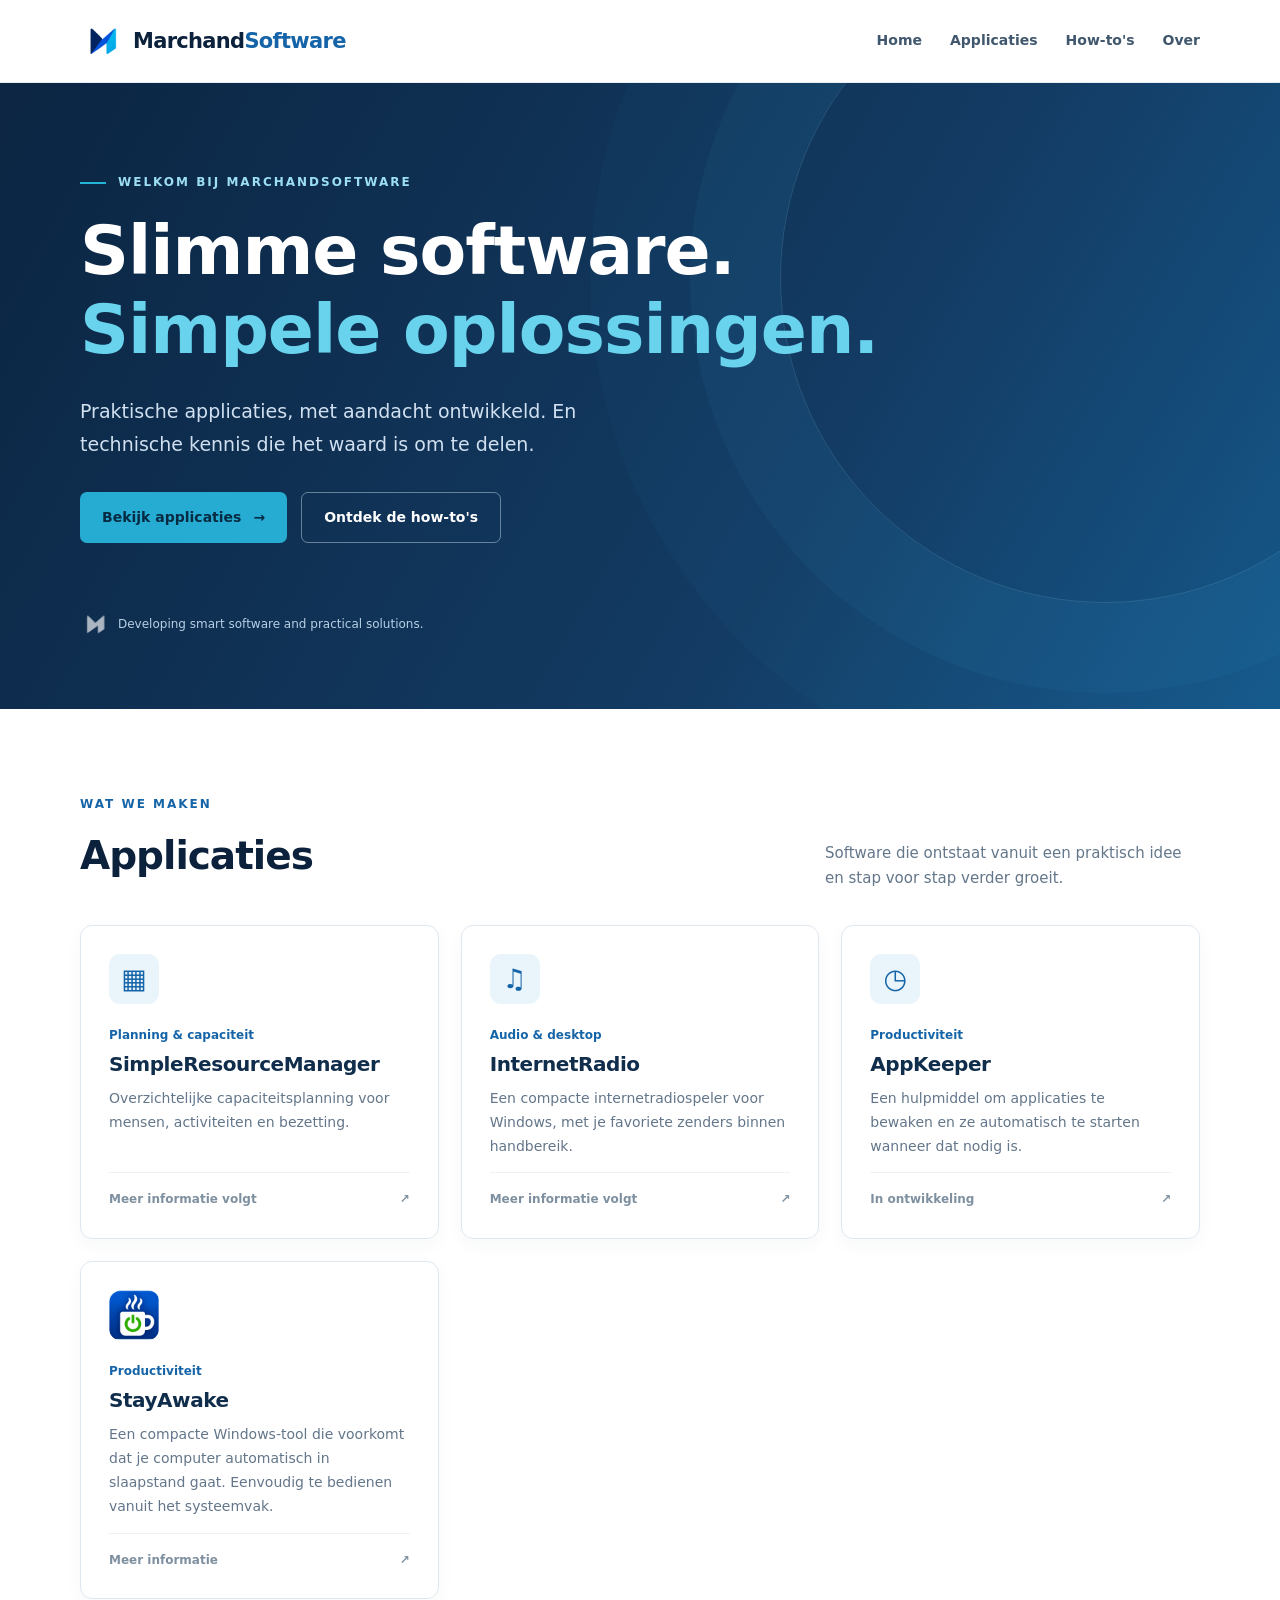
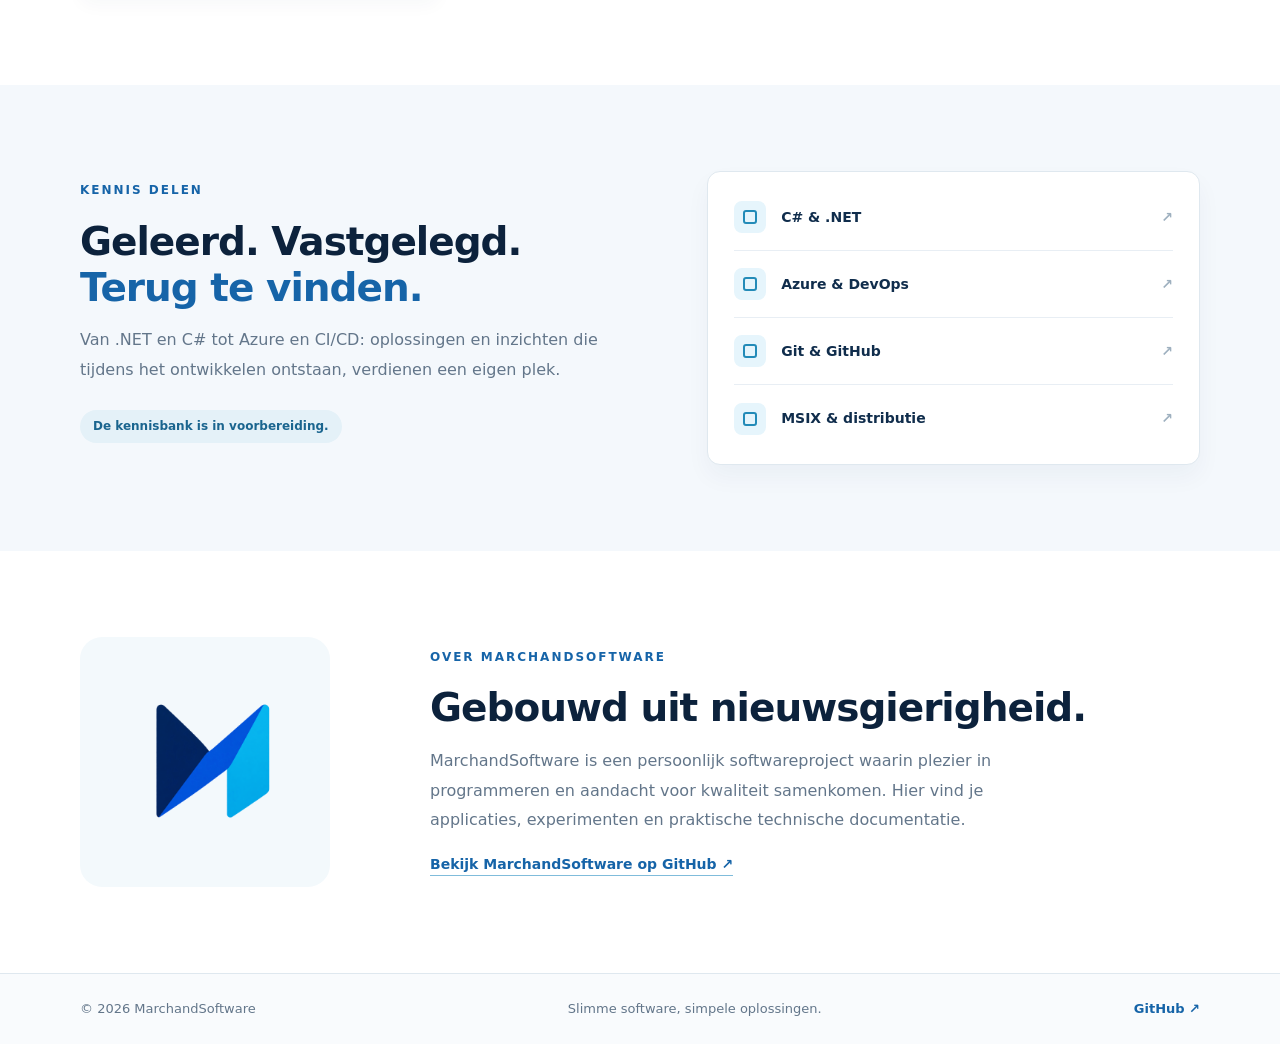
<file: index.html>
<!doctype html>
<html lang="nl">
<head>
  <meta charset="utf-8">
  <meta name="viewport" content="width=device-width, initial-scale=1">
  <meta name="description" content="MarchandSoftware ontwikkelt slimme software en praktische oplossingen. Ontdek onze applicaties en technische how-to's.">
  <meta name="theme-color" content="#102d4c">
  <title>MarchandSoftware | Slimme software, simpele oplossingen</title>
  <link rel="icon" type="image/png" href="images/MarchandSoftware_Icon.png">
  <link rel="stylesheet" href="css/site.css">
</head>
<body>
  <a class="skip-link" href="#inhoud">Direct naar inhoud</a>

  <header class="site-header">
    <div class="container header-inner">
      <a class="brand" href="#home" aria-label="MarchandSoftware — naar boven">
        <img src="images/MarchandSoftware_Icon.png" alt="" width="43" height="43">
        <span>Marchand<span class="brand-accent">Software</span></span>
      </a>
      <nav aria-label="Hoofdnavigatie" class="main-nav">
        <a href="#home">Home</a>
        <a href="#applicaties">Applicaties</a>
        <a href="#howtos">How-to's</a>
        <a href="#over">Over</a>
      </nav>
    </div>
  </header>

  <main id="inhoud">
    <section class="hero" id="home" aria-labelledby="hero-title">
      <div class="hero-glow" aria-hidden="true"></div>
      <div class="container hero-content">
        <p class="eyebrow"><span class="eyebrow-line"></span> WELKOM BIJ MARCHANDSOFTWARE</p>
        <h1 id="hero-title">Slimme software.<br><span>Simpele oplossingen.</span></h1>
        <p class="hero-lead">Praktische applicaties, met aandacht ontwikkeld. En technische kennis die het waard is om te delen.</p>
        <div class="hero-actions">
          <a class="button button-primary" href="#applicaties">Bekijk applicaties <span aria-hidden="true">→</span></a>
          <a class="button button-secondary" href="#howtos">Ontdek de how-to's</a>
        </div>
        <div class="hero-signature">
          <img src="images/MarchandSoftware_Icon.png" alt="" width="38" height="38">
          <span>Developing smart software and practical solutions.</span>
        </div>
      </div>
    </section>

    <section class="section" id="applicaties" aria-labelledby="apps-title">
      <div class="container">
        <div class="section-heading">
          <div><p class="eyebrow">WAT WE MAKEN</p><h2 id="apps-title">Applicaties</h2></div>
          <p>Software die ontstaat vanuit een praktisch idee en stap voor stap verder groeit.</p>
        </div>
        <div class="card-grid">
            <article class="card">
                <div class="card-icon" aria-hidden="true">▦</div>
                <span class="card-tag">Planning & capaciteit</span>
                <h3>SimpleResourceManager</h3>
                <p>Overzichtelijke capaciteitsplanning voor mensen, activiteiten en bezetting.</p>
                <span class="card-footer">Meer informatie volgt <span aria-hidden="true">↗</span></span>
            </article>
            <article class="card">
                <div class="card-icon" aria-hidden="true">♫</div>
                <span class="card-tag">Audio & desktop</span>
                <h3>InternetRadio</h3>
                <p>Een compacte internetradiospeler voor Windows, met je favoriete zenders binnen handbereik.</p>
                <span class="card-footer">Meer informatie volgt <span aria-hidden="true">↗</span></span>
            </article>
            <article class="card">
                <div class="card-icon" aria-hidden="true">◷</div>
                <span class="card-tag">Productiviteit</span>
                <h3>AppKeeper</h3>
                <p>Een hulpmiddel om applicaties te bewaken en ze automatisch te starten wanneer dat nodig is.</p>
                <span class="card-footer">In ontwikkeling <span aria-hidden="true">↗</span></span>
            </article>
            <article class="card">
                <div class="card-icon">
                    <img src="images/StayAwake.png" alt="StayAwake logo">
                </div>
                <span class="card-tag">Productiviteit</span>
                <h3>StayAwake</h3>
                <p>
                    Een compacte Windows-tool die voorkomt dat je computer
                    automatisch in slaapstand gaat. Eenvoudig te bedienen
                    vanuit het systeemvak.
                </p>
                <a class="card-footer" href="apps/stayawake.html">
                    Meer informatie <span aria-hidden="true">↗</span>
                </a>
            </article>
        </div>
      </div>
    </section>

    <section class="section section-tinted" id="howtos" aria-labelledby="howtos-title">
      <div class="container knowledge-grid">
        <div>
          <p class="eyebrow">KENNIS DELEN</p>
          <h2 id="howtos-title">Geleerd. Vastgelegd.<br><span>Terug te vinden.</span></h2>
          <p class="section-copy">Van .NET en C# tot Azure en CI/CD: oplossingen en inzichten die tijdens het ontwikkelen ontstaan, verdienen een eigen plek.</p>
          <p class="soft-note">De kennisbank is in voorbereiding.</p>
        </div>
        <div class="topic-panel" aria-label="Onderwerpen voor de kennisbank">
          <div class="topic"><span class="topic-dot"></span><span>C# &amp; .NET</span><span aria-hidden="true">↗</span></div>
          <div class="topic"><span class="topic-dot"></span><span>Azure &amp; DevOps</span><span aria-hidden="true">↗</span></div>
          <div class="topic"><span class="topic-dot"></span><span>Git &amp; GitHub</span><span aria-hidden="true">↗</span></div>
          <div class="topic"><span class="topic-dot"></span><span>MSIX &amp; distributie</span><span aria-hidden="true">↗</span></div>
        </div>
      </div>
    </section>

    <section class="section" id="over" aria-labelledby="about-title">
      <div class="container about-grid">
        <div class="about-mark"><img src="images/MarchandSoftware_Icon.png" alt="Gestileerde M, het logo van MarchandSoftware"></div>
        <div>
          <p class="eyebrow">OVER MARCHANDSOFTWARE</p>
          <h2 id="about-title">Gebouwd uit nieuwsgierigheid.</h2>
          <p class="section-copy">MarchandSoftware is een persoonlijk softwareproject waarin plezier in programmeren en aandacht voor kwaliteit samenkomen. Hier vind je applicaties, experimenten en praktische technische documentatie.</p>
          <a class="text-link" href="https://github.com/MarchandSoftware" rel="noopener noreferrer">Bekijk MarchandSoftware op GitHub <span aria-hidden="true">↗</span></a>
        </div>
      </div>
    </section>
  </main>

  <footer class="site-footer">
    <div class="container footer-inner">
      <span>© 2026 MarchandSoftware</span>
      <span>Slimme software, simpele oplossingen.</span>
      <a href="https://github.com/MarchandSoftware" rel="noopener noreferrer">GitHub ↗</a>
    </div>
  </footer>
</body>
</html>
</file>
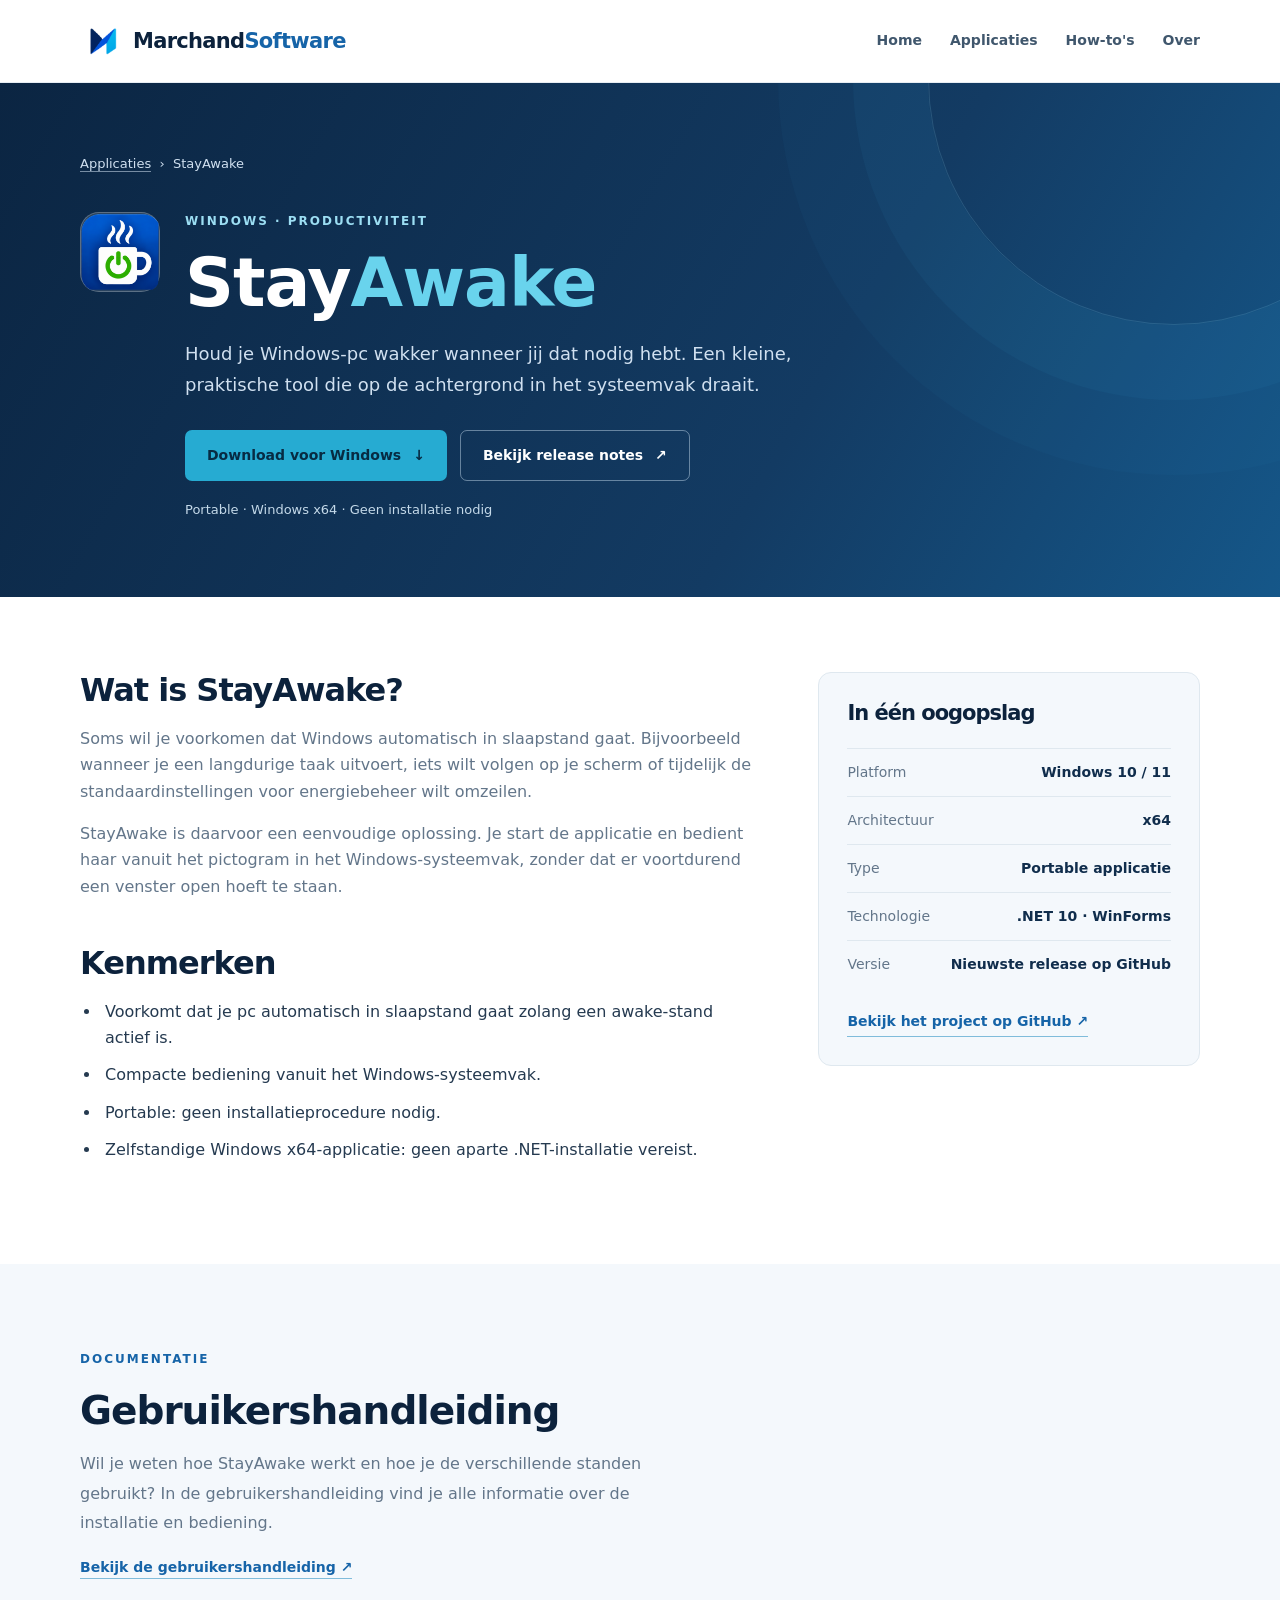
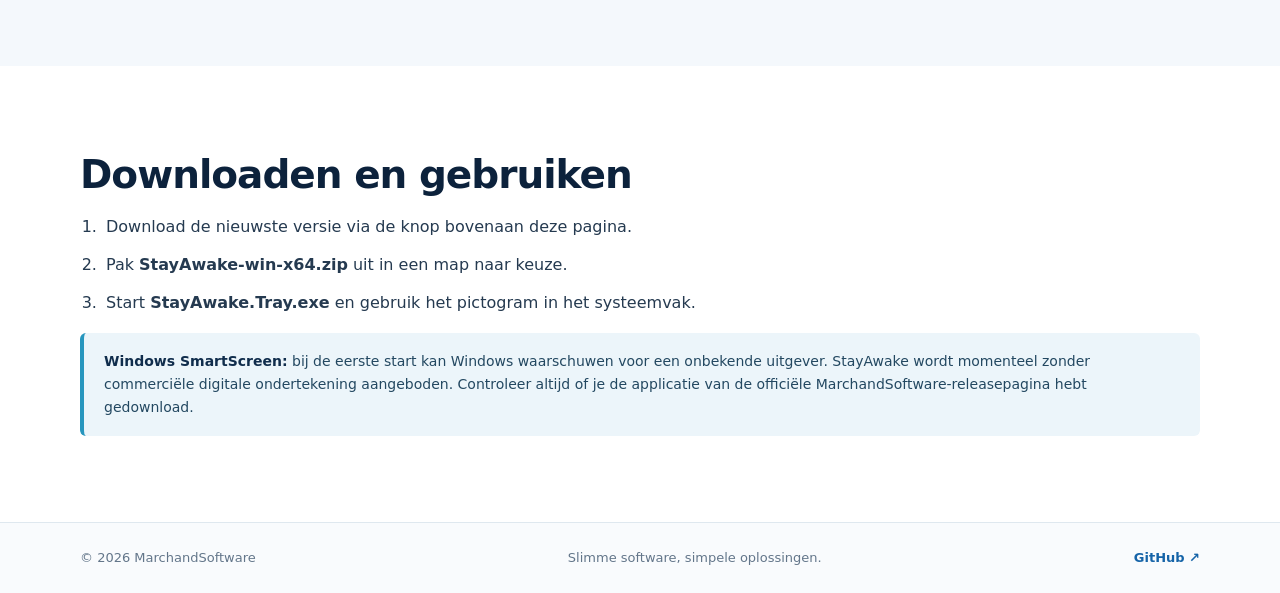
<file: apps/stayawake.html>
<!doctype html>
<html lang="nl">
<head>
  <meta charset="utf-8">
  <meta name="viewport" content="width=device-width, initial-scale=1">
  <meta name="description" content="StayAwake is een lichte, portable Windows-tool die voorkomt dat je pc ongewenst in slaapstand gaat. Download de nieuwste versie van MarchandSoftware.">
  <meta name="theme-color" content="#102d4c">
  <title>StayAwake | MarchandSoftware</title>
  <link rel="icon" type="image/png" href="../images/MarchandSoftware_Icon.png">
  <link rel="stylesheet" href="../css/site.css">
</head>
<body>
  <a class="skip-link" href="#inhoud">Direct naar inhoud</a>

  <header class="site-header">
    <div class="container header-inner">
      <a class="brand" href="../index.html#home" aria-label="MarchandSoftware — naar home">
        <img src="../images/MarchandSoftware_Icon.png" alt="" width="43" height="43">
        <span>Marchand<span class="brand-accent">Software</span></span>
      </a>
      <nav aria-label="Hoofdnavigatie" class="main-nav">
        <a href="../index.html#home">Home</a>
        <a href="../index.html#applicaties" aria-current="page">Applicaties</a>
        <a href="../index.html#howtos">How-to's</a>
        <a href="../index.html#over">Over</a>
      </nav>
    </div>
  </header>

  <main id="inhoud">
    <section class="app-hero" aria-labelledby="app-title">
      <div class="container app-hero-inner">
        <div class="breadcrumbs"><a href="../index.html#applicaties">Applicaties</a> &nbsp;›&nbsp; StayAwake</div>
        <div class="app-heading">
          <div class="app-symbol">
            <img src="../images/StayAwake.png" alt="StayAwake-logo">
          </div>
          <div>
            <p class="eyebrow">WINDOWS · PRODUCTIVITEIT</p>
            <h1 id="app-title">Stay<span>Awake</span></h1>
            <p class="app-description">Houd je Windows-pc wakker wanneer jij dat nodig hebt. Een kleine, praktische tool die op de achtergrond in het systeemvak draait.</p>
            <div class="app-actions">
              <a class="button button-primary" href="https://github.com/MarchandSoftware/StayAwake/releases/latest/download/StayAwake-win-x64.zip">Download voor Windows <span aria-hidden="true">↓</span></a>
              <a class="button button-secondary" href="https://github.com/MarchandSoftware/StayAwake/releases/latest" rel="noopener noreferrer">Bekijk release notes <span aria-hidden="true">↗</span></a>
            </div>
            <p class="app-note">Portable · Windows x64 · Geen installatie nodig</p>
          </div>
        </div>
      </div>
    </section>

    <!-- Eerste inhoudsblok: tekst en informatiepaneel naast elkaar. -->
    <div class="container app-main">
      <div class="app-layout">
        <div>
          <section class="app-section" aria-labelledby="about-app">
            <h2 id="about-app">Wat is StayAwake?</h2>
            <p>Soms wil je voorkomen dat Windows automatisch in slaapstand gaat. Bijvoorbeeld wanneer je een langdurige taak uitvoert, iets wilt volgen op je scherm of tijdelijk de standaardinstellingen voor energiebeheer wilt omzeilen.</p>
            <p>StayAwake is daarvoor een eenvoudige oplossing. Je start de applicatie en bedient haar vanuit het pictogram in het Windows-systeemvak, zonder dat er voortdurend een venster open hoeft te staan.</p>
          </section>

          <section class="app-section" aria-labelledby="features">
            <h2 id="features">Kenmerken</h2>
            <ul class="feature-list">
              <li>Voorkomt dat je pc automatisch in slaapstand gaat zolang een awake-stand actief is.</li>
              <li>Compacte bediening vanuit het Windows-systeemvak.</li>
              <li>Portable: geen installatieprocedure nodig.</li>
              <li>Zelfstandige Windows x64-applicatie: geen aparte .NET-installatie vereist.</li>
            </ul>
          </section>
        </div>

        <aside class="detail-panel" aria-labelledby="details">
          <h2 id="details">In één oogopslag</h2>
          <div class="detail-row"><span>Platform</span><strong>Windows 10 / 11</strong></div>
          <div class="detail-row"><span>Architectuur</span><strong>x64</strong></div>
          <div class="detail-row"><span>Type</span><strong>Portable applicatie</strong></div>
          <div class="detail-row"><span>Technologie</span><strong>.NET 10 · WinForms</strong></div>
          <div class="detail-row"><span>Versie</span><strong>Nieuwste release op GitHub</strong></div>
          <a class="text-link" href="https://github.com/MarchandSoftware/StayAwake" rel="noopener noreferrer">Bekijk het project op GitHub <span aria-hidden="true">↗</span></a>
        </aside>
      </div>
    </div>

    <!-- Eigen sectie over de volledige breedte, buiten .app-layout. -->
    <section class="section section-tinted" id="handleiding" aria-labelledby="handleiding-title">
        <div class="container">
            <p class="eyebrow">DOCUMENTATIE</p>
            <h2 id="handleiding-title">Gebruikershandleiding</h2>

            <p class="section-copy">
                Wil je weten hoe StayAwake werkt en hoe je de verschillende
                standen gebruikt? In de gebruikershandleiding vind je alle
                informatie over de installatie en bediening.
            </p>

            <a class="text-link" href="../manuals/stayawake/">
                Bekijk de gebruikershandleiding
                <span aria-hidden="true">↗</span>
            </a>
        </div>
    </section>

    <!-- Downloadinstructies in een eigen, reguliere sectie. -->
    <section class="section" aria-labelledby="install">
      <div class="container">
        <h2 id="install">Downloaden en gebruiken</h2>
        <ol class="install-steps">
          <li>Download de nieuwste versie via de knop bovenaan deze pagina.</li>
          <li>Pak <strong>StayAwake-win-x64.zip</strong> uit in een map naar keuze.</li>
          <li>Start <strong>StayAwake.Tray.exe</strong> en gebruik het pictogram in het systeemvak.</li>
        </ol>
        <div class="notice"><strong>Windows SmartScreen:</strong> bij de eerste start kan Windows waarschuwen voor een onbekende uitgever. StayAwake wordt momenteel zonder commerciële digitale ondertekening aangeboden. Controleer altijd of je de applicatie van de officiële MarchandSoftware-releasepagina hebt gedownload.</div>
      </div>
    </section>
  </main>

  <footer class="site-footer">
    <div class="container footer-inner">
      <span>© 2026 MarchandSoftware</span>
      <span>Slimme software, simpele oplossingen.</span>
      <a href="https://github.com/MarchandSoftware" rel="noopener noreferrer">GitHub ↗</a>
    </div>
  </footer>
</body>
</html>
</file>
<file: css/site.css>
:root {
  color-scheme: light;
  --navy: #102d4c;
  --navy-deep: #0c223c;
  --blue: #1664a8;
  --cyan: #24b4d6;
  --text: #253a50;
  --muted: #63768a;
  --border: #dfe8ef;
  --background: #fff;
  --light: #f4f8fc;
}
* { box-sizing: border-box; }
html { scroll-behavior: smooth; scroll-padding-top: 90px; }
body { margin: 0; font-family: system-ui, -apple-system, 'Segoe UI', Arial, sans-serif; color: var(--text); background: var(--background); line-height: 1.65; }
a { color: inherit; }
a.card-footer { text-decoration: none; }
a.card-footer:hover { color: var(--blue); }
a:focus-visible { outline: 3px solid var(--cyan); outline-offset: 5px; }
img { max-width: 100%; display: block; }
.container { width: min(1120px, calc(100% - 48px)); margin-inline: auto; }
.skip-link { position: absolute; z-index: 99; top: -70px; left: 16px; padding: 9px 16px; background: #fff; color: var(--navy); }
.skip-link:focus { top: 10px; }
.site-header { background: #fff; border-bottom: 1px solid #e7edf3; position: sticky; z-index: 10; top: 0; }
.header-inner { min-height: 82px; display: flex; align-items: center; justify-content: space-between; gap: 24px; }
.brand { display: flex; align-items: center; gap: 10px; text-decoration: none; color: var(--navy-deep); font-size: 21px; font-weight: 750; letter-spacing: -.7px; white-space: nowrap; }
.brand img { object-fit: contain; }
.brand-accent { color: var(--blue); }
.main-nav { display: flex; flex-wrap: wrap; gap: 28px; }
.main-nav a { text-decoration: none; font-size: 14px; font-weight: 600; color: #40576d; transition: color .2s; }
.main-nav a:hover { color: var(--blue); }
.hero { min-height: 548px; position: relative; isolation: isolate; overflow: hidden; background: linear-gradient(120deg, #0b2542 0%, #133b63 63%, #155789 100%); color: white; }
.hero-glow { position: absolute; z-index: -1; width: 650px; height: 650px; border: 1px solid rgba(141,211,239,.18); border-radius: 50%; right: -150px; top: -130px; box-shadow: 0 0 0 90px rgba(58,162,215,.06), 0 0 0 190px rgba(58,162,215,.035); }
.hero-content { padding-top: 90px; padding-bottom: 70px; }
.eyebrow { font-size: 12px; font-weight: 750; letter-spacing: 2px; color: var(--blue); text-transform: uppercase; margin: 0 0 18px; }
.hero .eyebrow { color: #9cdef3; display: flex; align-items: center; gap: 12px; }
.eyebrow-line { width: 26px; height: 2px; background: var(--cyan); }
h1, h2, h3, p { margin-top: 0; }
h1, h2, h3 { line-height: 1.17; letter-spacing: -1px; }
h1 { font-size: clamp(42px, 5.8vw, 68px); margin-bottom: 25px; font-weight: 760; }
h1 span { color: #69d3ed; }
.hero-lead { font-size: clamp(16px, 2.1vw, 19px); max-width: 590px; color: #d0e0f0; line-height: 1.75; }
.hero-actions { display: flex; flex-wrap: wrap; gap: 14px; margin-top: 31px; }
.button { text-decoration: none; font-size: 14px; font-weight: 700; padding: 13px 22px; border-radius: 7px; display: inline-flex; align-items: center; justify-content: center; gap: 12px; transition: transform .2s, background-color .2s; }
.button:hover { transform: translateY(-2px); }
.button-primary { background: #26abd2; color: #072b43; }
.button-primary:hover { background: #79d7ed; }
.button-secondary { border: 1px solid rgba(221,241,255,.42); color: white; }
.button-secondary:hover { background: rgba(255,255,255,.1); }
.hero-signature { display: flex; align-items: center; gap: 9px; color: #b7d0e6; font-size: 12px; margin-top: 67px; }
.hero-signature img { filter: brightness(0) invert(1); opacity: .65; width: 29px; height: 29px; }
.section { padding-block: 86px; }
.section h2 { color: var(--navy-deep); font-size: clamp(29px, 4vw, 39px); margin-bottom: 15px; }
.section-heading { display: flex; align-items: end; justify-content: space-between; gap: 25px; margin-bottom: 31px; }
.section-heading > p { max-width: 375px; margin-bottom: 3px; color: var(--muted); font-size: 15px; }
.card-grid { display: grid; grid-template-columns: repeat(3, 1fr); gap: 22px; }
.card { border: 1px solid var(--border); border-radius: 12px; padding: 28px; display: flex; flex-direction: column; min-height: 300px; box-shadow: 0 6px 18px rgba(15,44,75,.035); }
.card-icon { width: 50px; height: 50px; background: #e9f5fb; color: var(--blue); display: grid; place-items: center; border-radius: 11px; font-size: 27px; margin-bottom: 22px; }
.card-icon img { width: 100%; height: 100%; object-fit: contain; border-radius: 11px; }
.card-tag { color: var(--blue); font-size: 12px; font-weight: 700; margin-bottom: 7px; }
.card h3 { font-size: 20px; letter-spacing: -.45px; color: var(--navy); margin-bottom: 11px; }
.card p { color: var(--muted); font-size: 14px; line-height: 1.7; }
.card-footer { margin-top: auto; padding-top: 17px; border-top: 1px solid #edf1f5; font-size: 12px; font-weight: 650; color: #7e90a0; display: flex; justify-content: space-between; }
.section-tinted { background: var(--light); }
.knowledge-grid { display: grid; grid-template-columns: 1.1fr 1fr; gap: 85px; align-items: center; }
.knowledge-grid h2 span { color: var(--blue); }
.section-copy { font-size: 16px; line-height: 1.85; color: var(--muted); max-width: 590px; }
.soft-note { display: inline-block; background: #e4f1f8; color: #1a658f; border-radius: 100px; padding: 7px 13px; font-size: 12px; font-weight: 700; margin-top: 9px; }
.topic-panel { background: white; border-radius: 13px; border: 1px solid var(--border); box-shadow: 0 12px 25px rgba(17,55,91,.045); padding: 12px 26px; }
.topic { min-height: 67px; display: flex; gap: 15px; align-items: center; color: var(--navy); font-weight: 650; font-size: 14px; border-bottom: 1px solid #e8eef4; }
.topic:last-child { border: none; }
.topic > span:last-child { margin-left: auto; color: #9eb0bf; }
.topic-dot { background: #e6f5fc; width: 32px; height: 32px; border-radius: 8px; display: inline-flex; align-items: center; justify-content: center; }
.topic-dot::after { content: ''; width: 10px; height: 10px; border: 2px solid #238bb8; border-radius: 3px; }
.about-grid { display: grid; grid-template-columns: 280px 1fr; gap: 70px; align-items: center; }
.about-mark { width: 250px; height: 250px; background: #f3f9fc; border-radius: 22px; display: grid; place-items: center; padding: 30px; }
.about-mark img { width: 100%; height: 100%; object-fit: contain; }
.text-link { color: var(--blue); font-weight: 700; font-size: 14px; text-decoration: none; border-bottom: 1px solid #80bcdb; padding-bottom: 3px; }
.text-link:hover { color: var(--navy); }
.site-footer { border-top: 1px solid var(--border); background: #f9fbfd; color: #63768a; font-size: 13px; }
.footer-inner { display: flex; flex-wrap: wrap; justify-content: space-between; gap: 16px; align-items: center; padding-block: 24px; }
.footer-inner a { text-decoration: none; color: var(--blue); font-weight: 650; }
@media (max-width: 850px) { .knowledge-grid { gap: 40px; } .card { padding: 22px; } .about-grid { gap: 35px; grid-template-columns: 200px 1fr; } .about-mark { width: 200px; height: 200px; } }
@media (max-width: 650px) { .container { width: min(100% - 36px, 1120px); } .header-inner { padding-block: 13px; align-items: flex-start; flex-direction: column; gap: 10px; } .main-nav { gap: 19px; } .hero-content { padding-block: 66px 53px; } .hero-signature { margin-top: 48px; } .section { padding-block: 58px; } .section-heading { display: block; } .card-grid, .knowledge-grid, .about-grid { grid-template-columns: 1fr; gap: 17px; } .knowledge-grid { gap: 30px; } .about-mark { width: 140px; height: 140px; } .footer-inner { align-items: flex-start; flex-direction: column; } }
@media (prefers-reduced-motion: reduce) { html { scroll-behavior: auto; } .button, .main-nav a { transition: none; } }


/* =========================================================
   Applicatie-detailpagina's (bijv. StayAwake)
   ========================================================= */
.app-hero { position: relative; overflow: hidden; background: linear-gradient(120deg, #0b2542, #133b63 63%, #155789); color: #fff; }
.app-hero::after { content: ""; position: absolute; width: 490px; height: 490px; border: 1px solid rgba(141,211,239,.18); border-radius: 50%; right: -140px; top: -250px; box-shadow: 0 0 0 75px rgba(58,162,215,.06), 0 0 0 150px rgba(58,162,215,.035); pointer-events: none; }
.app-hero-inner { position: relative; z-index: 1; padding-block: 70px 77px; }
.breadcrumbs { font-size: 13px; margin-bottom: 38px; color: #d0e0f0; }
.breadcrumbs a { text-decoration: none; border-bottom: 1px solid rgba(208,224,240,.55); }
.breadcrumbs a:hover { color: white; }
.app-heading { display: flex; gap: 25px; align-items: flex-start; }
.app-symbol { width: 80px; height: 80px; flex: none; border-radius: 19px; background: rgba(255,255,255,.12); border: 1px solid rgba(255,255,255,.23); display: grid; place-items: center; font-size: 43px; color: #8ce2f2; }
.app-symbol img {width: 100%; height: 100%; object-fit: contain; border-radius: 12px;}
.app-hero .eyebrow { color: #9cdef3; margin-bottom: 11px; }
.app-hero h1 { margin-bottom: 15px; }
.app-description { color: #d0e0f0; font-size: 18px; max-width: 680px; line-height: 1.75; }
.app-actions { display: flex; flex-wrap: wrap; gap: 13px; margin-top: 29px; }
.app-note { color: #c4d9e9; font-size: 13px; margin: 18px 0 0; }
.app-main { padding-block: 75px 90px; }
.app-layout { display: grid; grid-template-columns: minmax(0, 1.5fr) minmax(260px, .85fr); gap: 65px; align-items: start; }
.app-section + .app-section { margin-top: 45px; }
.app-section h2 { color: var(--navy-deep); font-size: clamp(25px, 3vw, 32px); margin-bottom: 16px; }
.app-section p { color: var(--muted); }
.app-modes { display: grid; grid-template-columns: repeat(3, 1fr); gap: 22px; margin: 30px 0 40px; }
.feature-list { margin: 0; padding-left: 21px; color: var(--text); }
.feature-list li { margin-bottom: 11px; padding-left: 4px; }
.detail-panel { padding: 28px; border: 1px solid var(--border); border-radius: 13px; background: var(--light); }
.detail-panel h2 { color: var(--navy-deep); font-size: 21px; margin-bottom: 22px; }
.detail-row { display: flex; flex-wrap: wrap; justify-content: space-between; gap: 8px; padding: 12px 0; border-top: 1px solid var(--border); font-size: 14px; }
.detail-row span { color: var(--muted); }
.detail-row strong { color: var(--navy); font-weight: 650; text-align: right; }
.detail-panel .text-link { display: inline-block; margin-top: 22px; }
.install-steps { padding-left: 22px; color: var(--text); }
.install-steps li { padding-left: 4px; margin-bottom: 12px; }
.notice { padding: 17px 20px; background: #ecf5fa; border-left: 4px solid #2796be; border-radius: 6px; color: #234861; font-size: 14px; }
.notice strong { color: var(--navy); }
@media (max-width: 780px) { .app-layout { grid-template-columns: 1fr; gap: 36px; } .app-heading { gap: 17px; } .app-symbol { width: 61px; height: 61px; font-size: 32px; } }
@media (max-width: 480px) { .app-hero-inner { padding-block: 42px 56px; } .app-heading { flex-direction: column; } .app-description { font-size: 16px; } }
@media (max-width: 850px) { .app-modes { grid-template-columns: 1fr; }}
</file>
